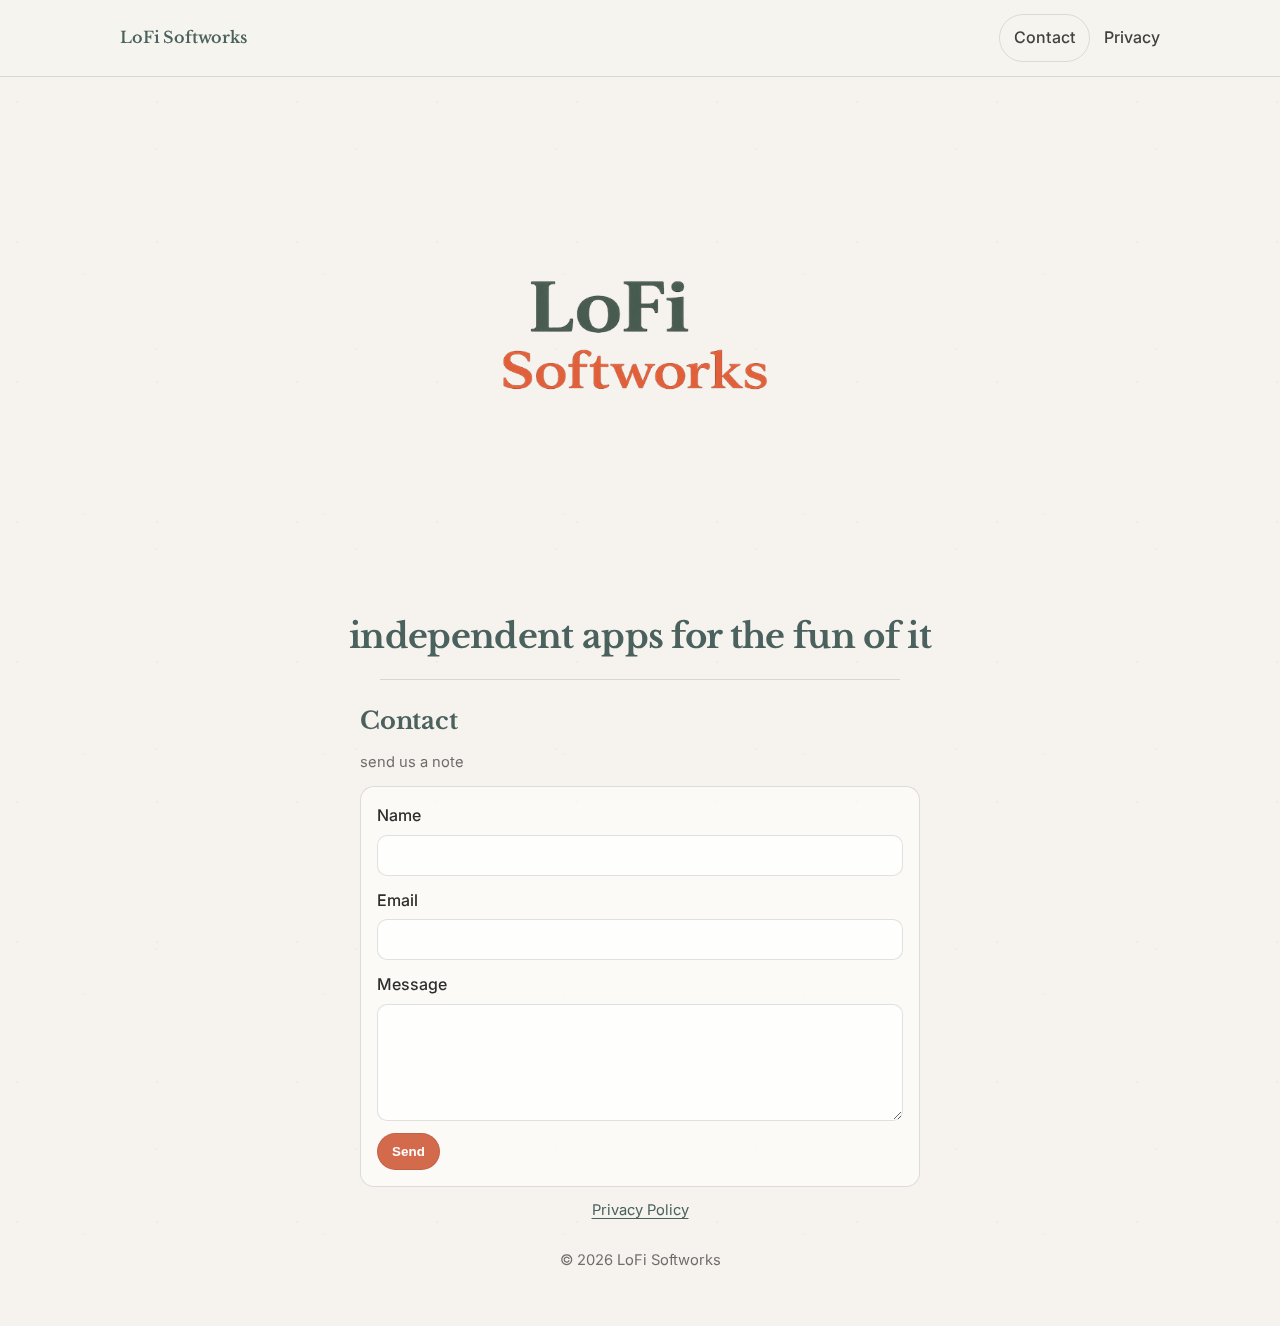
<file: index.html>
<!doctype html>
<html lang="en">
<head>
  <meta charset="utf-8" />
  <meta name="viewport" content="width=device-width,initial-scale=1" />
  <meta name="description" content="LoFi Softworks — independent app studio." />
  <title>LoFi Softworks</title>

  <link rel="icon" href="assets/favicon.svg" type="image/svg+xml" />
  <link rel="stylesheet" href="styles.css" />

  <!-- Fonts: Serif for headings, Sans for body -->
  <link rel="preconnect" href="https://fonts.googleapis.com">
  <link rel="preconnect" href="https://fonts.gstatic.com" crossorigin>
  <link href="https://fonts.googleapis.com/css2?family=Libre+Baskerville:wght@400;700&family=Inter:wght@300;400;500;600&display=swap" rel="stylesheet">
</head>

<body>
  <a class="skip-link" href="#content">Skip to content</a>

  <header class="site-header">
    <div class="container header-inner">
      <a class="brand" href="index.html" aria-label="LoFi Softworks home">
        <span class="brand-name">LoFi Softworks</span>
      </a>

      <nav class="nav" aria-label="Primary">
        <a href="#contact" class="btn btn-ghost">Contact</a>
        <a href="privacy.html">Privacy</a>
      </nav>
    </div>
  </header>

  <main id="content" class="hero">
    <div class="container narrow hero-center">
      <img
        src="assets/lofi-softworks-transparent.png"
        alt="LoFi Softworks"
        class="logo-hero"
        width="900"
        height="520"
        loading="eager"
      />

      <h1 class="headline">independent apps for the fun of it</h1>


      <div class="divider"></div>

      <section id="contact" class="contact">
        <h2 class="contact-title">Contact</h2>
        <p class="micro">
          send us a note 
        </p>

        <form
          action="https://formspree.io/f/xpqjzayo"
          method="POST"
          class="contact-form"
        >
          <!-- Honeypot (spam trap) -->
          <input type="text" name="_gotcha" class="hp" tabindex="-1" autocomplete="off" aria-hidden="true">

          <div class="form-row">
            <label>
              Name
              <input type="text" name="name" required>
            </label>
          </div>

          <div class="form-row">
            <label>
              Email
              <input type="email" name="email" required>
            </label>
          </div>

          <div class="form-row">
            <label>
              Message
              <textarea name="message" rows="5" required></textarea>
            </label>
          </div>

          <input type="hidden" name="_subject" value="LoFi Softworks — New Message">
          <input type="hidden" name="_template" value="table">

          <button type="submit" class="btn btn-primary">
            Send
          </button>
        </form>

        <p class="micro footer-note">
          <a href="privacy.html">Privacy Policy</a>
        </p>
      </section>

      <footer class="site-footer-min">
        <span>© <span id="year"></span> LoFi Softworks</span>
      </footer>
    </div>
  </main>

  <script>
    document.getElementById("year").textContent = new Date().getFullYear();
  </script>
</body>
</html>
</file>
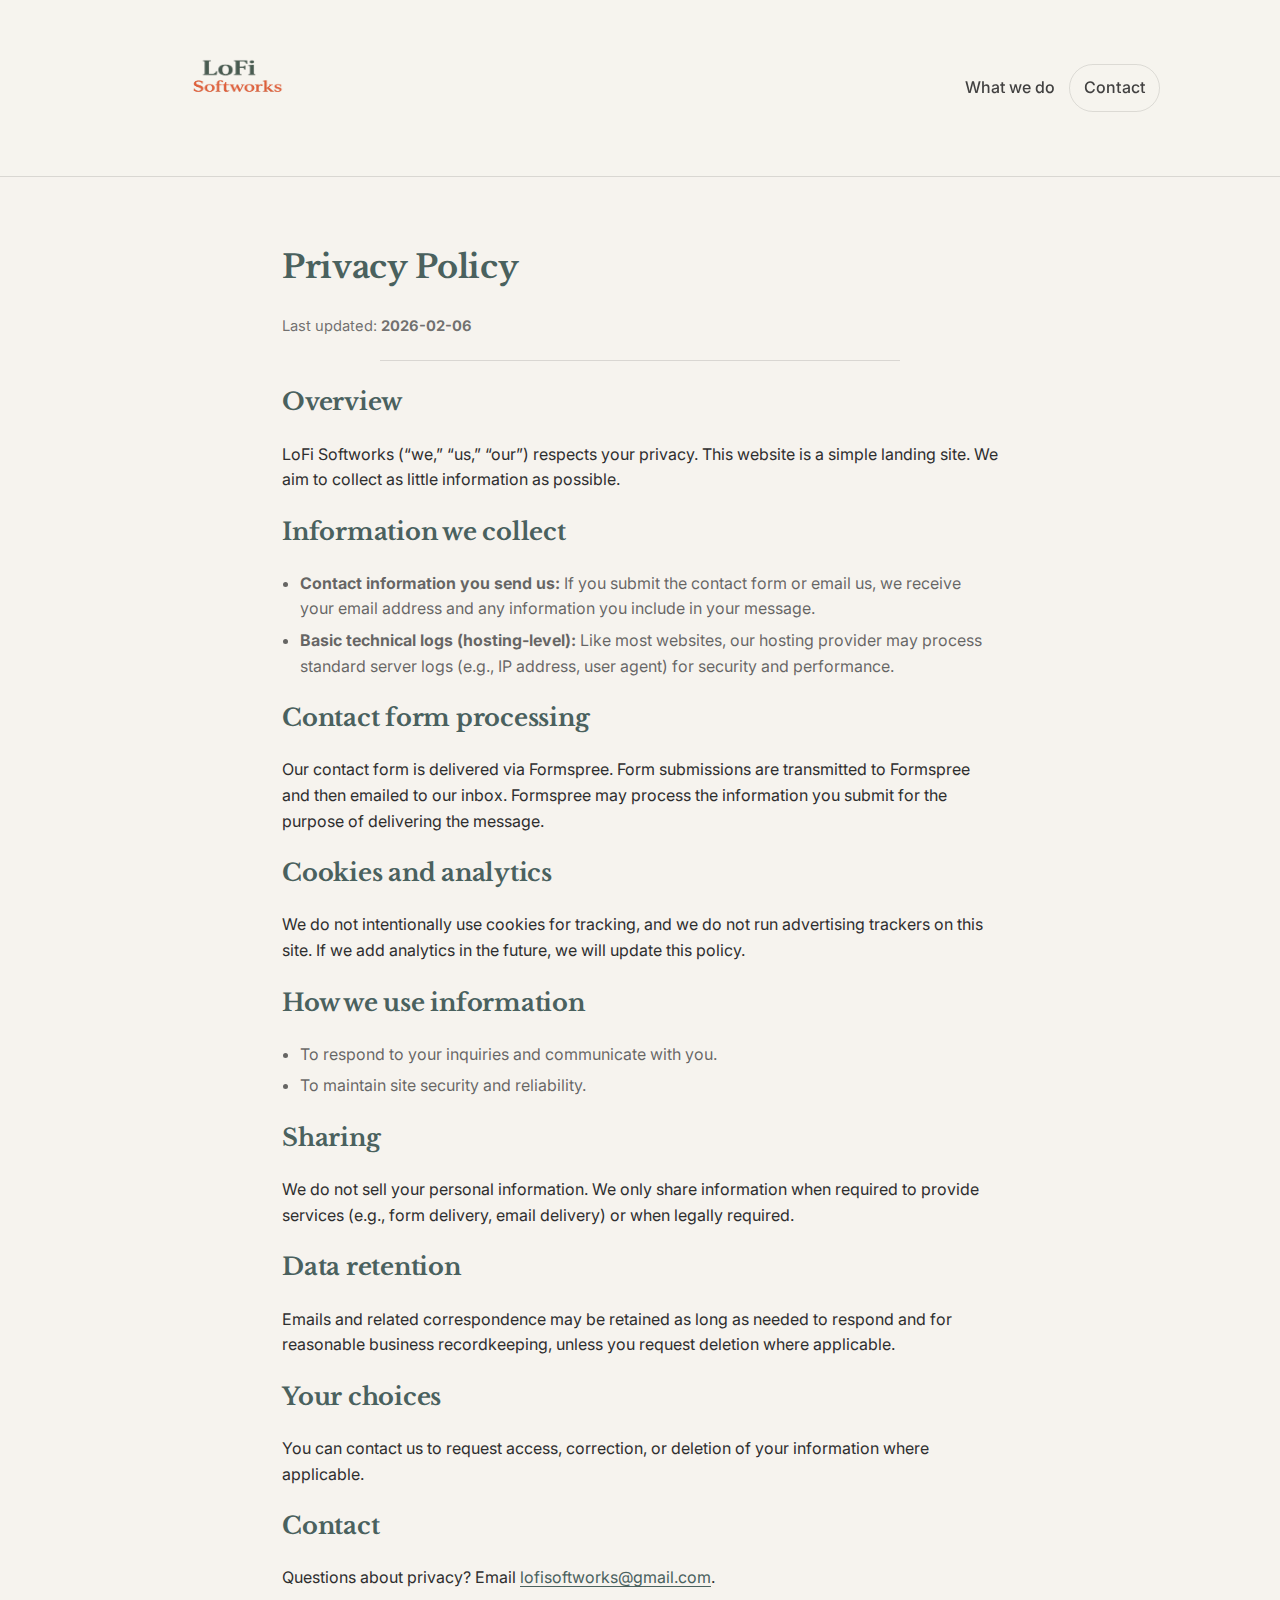
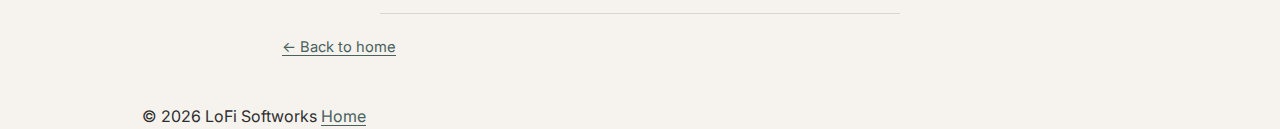
<file: privacy.html>
<!doctype html>
<html lang="en">
<head>
  <meta charset="utf-8" />
  <meta name="viewport" content="width=device-width,initial-scale=1" />
  <meta name="description" content="LoFi Softworks Privacy Policy" />
  <title>Privacy Policy — LoFi Softworks</title>

  <link rel="icon" href="assets/favicon.svg" type="image/svg+xml" />
  <link rel="stylesheet" href="styles.css" />

  <link rel="preconnect" href="https://fonts.googleapis.com">
  <link rel="preconnect" href="https://fonts.gstatic.com" crossorigin>
  <link href="https://fonts.googleapis.com/css2?family=Libre+Baskerville:wght@400;700&family=Inter:wght@300;400;500;600&display=swap" rel="stylesheet">
</head>

<body>
  <a class="skip-link" href="#content">Skip to content</a>

  <header class="site-header">
    <div class="container header-inner">
      <a class="brand brand-small" href="index.html" aria-label="LoFi Softworks home">
        <img
          src="assets/lofi-softworks-transparent.png"
          alt="LoFi Softworks"
          class="logo logo-small"
          width="240"
          height="140"
          loading="eager"
        />
      </a>

      <nav class="nav" aria-label="Primary">
        <a href="index.html#work">What we do</a>
        <a href="index.html#contact" class="btn btn-ghost">Contact</a>
      </nav>
    </div>
  </header>

  <main id="content" class="section">
    <div class="container narrow">
      <h1>Privacy Policy</h1>
      <p class="micro">Last updated: <strong>2026-02-06</strong></p>

      <div class="divider"></div>

      <h2>Overview</h2>
      <p>
        LoFi Softworks (“we,” “us,” “our”) respects your privacy. This website is a simple landing site.
        We aim to collect as little information as possible.
      </p>

      <h2>Information we collect</h2>
      <ul class="bullets">
        <li>
          <strong>Contact information you send us:</strong> If you submit the contact form or email us, we receive
          your email address and any information you include in your message.
        </li>
        <li>
          <strong>Basic technical logs (hosting-level):</strong> Like most websites, our hosting provider may process
          standard server logs (e.g., IP address, user agent) for security and performance.
        </li>
      </ul>

      <h2>Contact form processing</h2>
      <p>
        Our contact form is delivered via Formspree. Form submissions are transmitted to Formspree and then emailed to
        our inbox. Formspree may process the information you submit for the purpose of delivering the message.
      </p>

      <h2>Cookies and analytics</h2>
      <p>
        We do not intentionally use cookies for tracking, and we do not run advertising trackers on this site.
        If we add analytics in the future, we will update this policy.
      </p>

      <h2>How we use information</h2>
      <ul class="bullets">
        <li>To respond to your inquiries and communicate with you.</li>
        <li>To maintain site security and reliability.</li>
      </ul>

      <h2>Sharing</h2>
      <p>
        We do not sell your personal information. We only share information when required to provide services
        (e.g., form delivery, email delivery) or when legally required.
      </p>

      <h2>Data retention</h2>
      <p>
        Emails and related correspondence may be retained as long as needed to respond and for reasonable business
        recordkeeping, unless you request deletion where applicable.
      </p>

      <h2>Your choices</h2>
      <p>
        You can contact us to request access, correction, or deletion of your information where applicable.
      </p>

      <h2>Contact</h2>
      <p>
        Questions about privacy? Email
        <a href="mailto:lofisoftworks@gmail.com?subject=Privacy%20Question">lofisoftworks@gmail.com</a>.
      </p>

      <div class="divider"></div>

      <p class="micro">
        <a href="index.html">← Back to home</a>
      </p>
    </div>
  </main>

  <footer class="site-footer">
    <div class="container footer-inner">
      <span>© <span id="year"></span> LoFi Softworks</span>
      <span class="footer-links">
        <a href="index.html">Home</a>
      </span>
    </div>
  </footer>

  <script>
    document.getElementById("year").textContent = new Date().getFullYear();
  </script>
</body>
</html>
</file>
<file: styles.css>
/* LoFi Softworks — minimal landing site
   Palette:
   Forest Green: #4A615E
   Burnt Orange: #D46A4C
   Off-White:    #F6F3EE
   Charcoal:     #2E2E2E
*/

:root{
  --bg: #F6F3EE;
  --text: #2E2E2E;
  --muted: rgba(46,46,46,0.72);

  --green: #4A615E;
  --orange: #D46A4C;

  --card: rgba(255,255,255,0.55);
  --border: rgba(46,46,46,0.14);

  --radius: 14px;
  --max: 1040px;
}

*{ box-sizing: border-box; }
html,body{ height:100%; }
body{
  margin:0;
  background: var(--bg);
  color: var(--text);
  font-family: "Inter", system-ui, -apple-system, Segoe UI, Roboto, Arial, sans-serif;
  line-height: 1.6;
}

a{ color: var(--green); text-decoration-thickness: 1px; text-underline-offset: 3px; }
a:hover{ color: var(--orange); }

.skip-link{
  position:absolute;
  left:-999px;
  top:10px;
  background:#fff;
  border:1px solid var(--border);
  padding:10px 12px;
  border-radius: 10px;
}
.skip-link:focus{ left:10px; z-index: 999; }

.container{
  max-width: var(--max);
  margin: 0 auto;
  padding: 0 22px;
}

.narrow{ max-width: 760px; }

.site-header{
  position: sticky;
  top: 0;
  background: rgba(246,243,238,0.86);
  backdrop-filter: blur(10px);
  border-bottom: 1px solid var(--border);
  z-index: 50;
}

.header-inner{
  display:flex;
  align-items:center;
  justify-content: space-between;
  padding: 14px 0;
  gap: 18px;
}

.brand{
  text-decoration:none;
  color: var(--text);
  font-weight: 600;
}
.brand-name{
  font-family: "Libre Baskerville", Georgia, serif;
  letter-spacing: -0.01em;
  color: var(--green);
}

.nav{
  display:flex;
  align-items:center;
  gap: 14px;
  flex-wrap: wrap;
}
.nav a{
  text-decoration:none;
  color: var(--text);
  font-weight: 500;
  opacity: 0.9;
}
.nav a:hover{ color: var(--green); }

.hero{
  padding: 38px 0 54px;
  position: relative;
}

/* subtle grain */
.hero:before{
  content:"";
  position:absolute;
  inset:0;
  pointer-events:none;
  opacity: 0.05;
  background-image:
    radial-gradient(circle at 12% 18%, rgba(46,46,46,0.7) 1px, transparent 1px),
    radial-gradient(circle at 78% 36%, rgba(46,46,46,0.6) 1px, transparent 1px),
    radial-gradient(circle at 35% 82%, rgba(46,46,46,0.5) 1px, transparent 1px);
  background-size: 140px 140px, 200px 200px, 240px 240px;
  mix-blend-mode: multiply;
}

.hero-center{
  position: relative;
  text-align: center;
}

.logo-hero{
  display:block;
  margin: 8px auto 14px;
  width: min(720px, 92vw);
  height: auto;
}

.headline{
  font-family: "Libre Baskerville", Georgia, serif;
  font-weight: 700;
  letter-spacing: -0.02em;
  line-height: 1.2;
  margin: 0 0 10px;
  font-size: clamp(22px, 3vw, 34px);
  color: var(--green);
}

.lead{
  margin: 0 auto;
  color: var(--muted);
  font-size: 1.05rem;
  max-width: 64ch;
}

.micro{
  margin: 10px 0 0;
  font-size: 0.92rem;
  color: rgba(46,46,46,0.68);
}

.divider{
  height: 1px;
  background: var(--border);
  margin: 22px auto;
  max-width: 520px;
}

.section{
  padding: 44px 0;
}

h1, h2{
  font-family: "Libre Baskerville", Georgia, serif;
  color: var(--green);
  letter-spacing: -0.01em;
}

.bullets{
  margin: 10px 0 0;
  padding-left: 18px;
  color: var(--muted);
  text-align: left;
}
.bullets li{ margin: 6px 0; }

/* Buttons */
.btn{
  display:inline-flex;
  align-items:center;
  justify-content:center;
  padding: 10px 14px;
  border-radius: 999px;
  border: 1px solid var(--border);
  text-decoration:none;
  font-weight: 600;
  letter-spacing: 0.01em;
  transition: transform 0.06s ease, background 0.12s ease, border-color 0.12s ease;
}
.btn:active{ transform: translateY(1px); }

.btn-primary{
  background: var(--orange);
  color: #fff !important;
  border-color: rgba(0,0,0,0.08);
}
.btn-primary:hover{
  background: #c85f43;
}
.btn-ghost{
  background: transparent;
  color: var(--text) !important;
}
.btn-ghost:hover{
  background: rgba(46,46,46,0.05);
}

/* Contact form */
.contact{
  text-align: left;
  margin: 0 auto;
  max-width: 560px;
}
.contact-title{
  margin: 0 0 6px;
  text-align: left;
}

.contact-form{
  margin-top: 12px;
  background: var(--card);
  border: 1px solid var(--border);
  border-radius: var(--radius);
  padding: 16px;
}

.form-row{
  margin-bottom: 12px;
}

.form-row label{
  display: flex;
  flex-direction: column;
  font-weight: 500;
  color: var(--text);
}

.form-row input,
.form-row textarea{
  margin-top: 6px;
  padding: 10px 12px;
  border-radius: 10px;
  border: 1px solid var(--border);
  background: rgba(255,255,255,0.78);
  font-family: inherit;
  font-size: 0.95rem;
}

.form-row input:focus,
.form-row textarea:focus{
  outline: none;
  border-color: var(--green);
  background: #fff;
}

/* Honeypot invisible */
.hp{
  position:absolute;
  left:-9999px;
  width:1px;
  height:1px;
  overflow:hidden;
}

.footer-note{
  margin-top: 12px;
  text-align: center;
}

.site-footer-min{
  margin-top: 26px;
  color: rgba(46,46,46,0.68);
  font-size: 0.92rem;
}

.footer-inner-min{
  display:flex;
  justify-content:center;
  padding: 18px 0;
}

@media (max-width: 520px){
  .contact{ max-width: 100%; }
  .divider{ max-width: 100%; }
}
</file>
